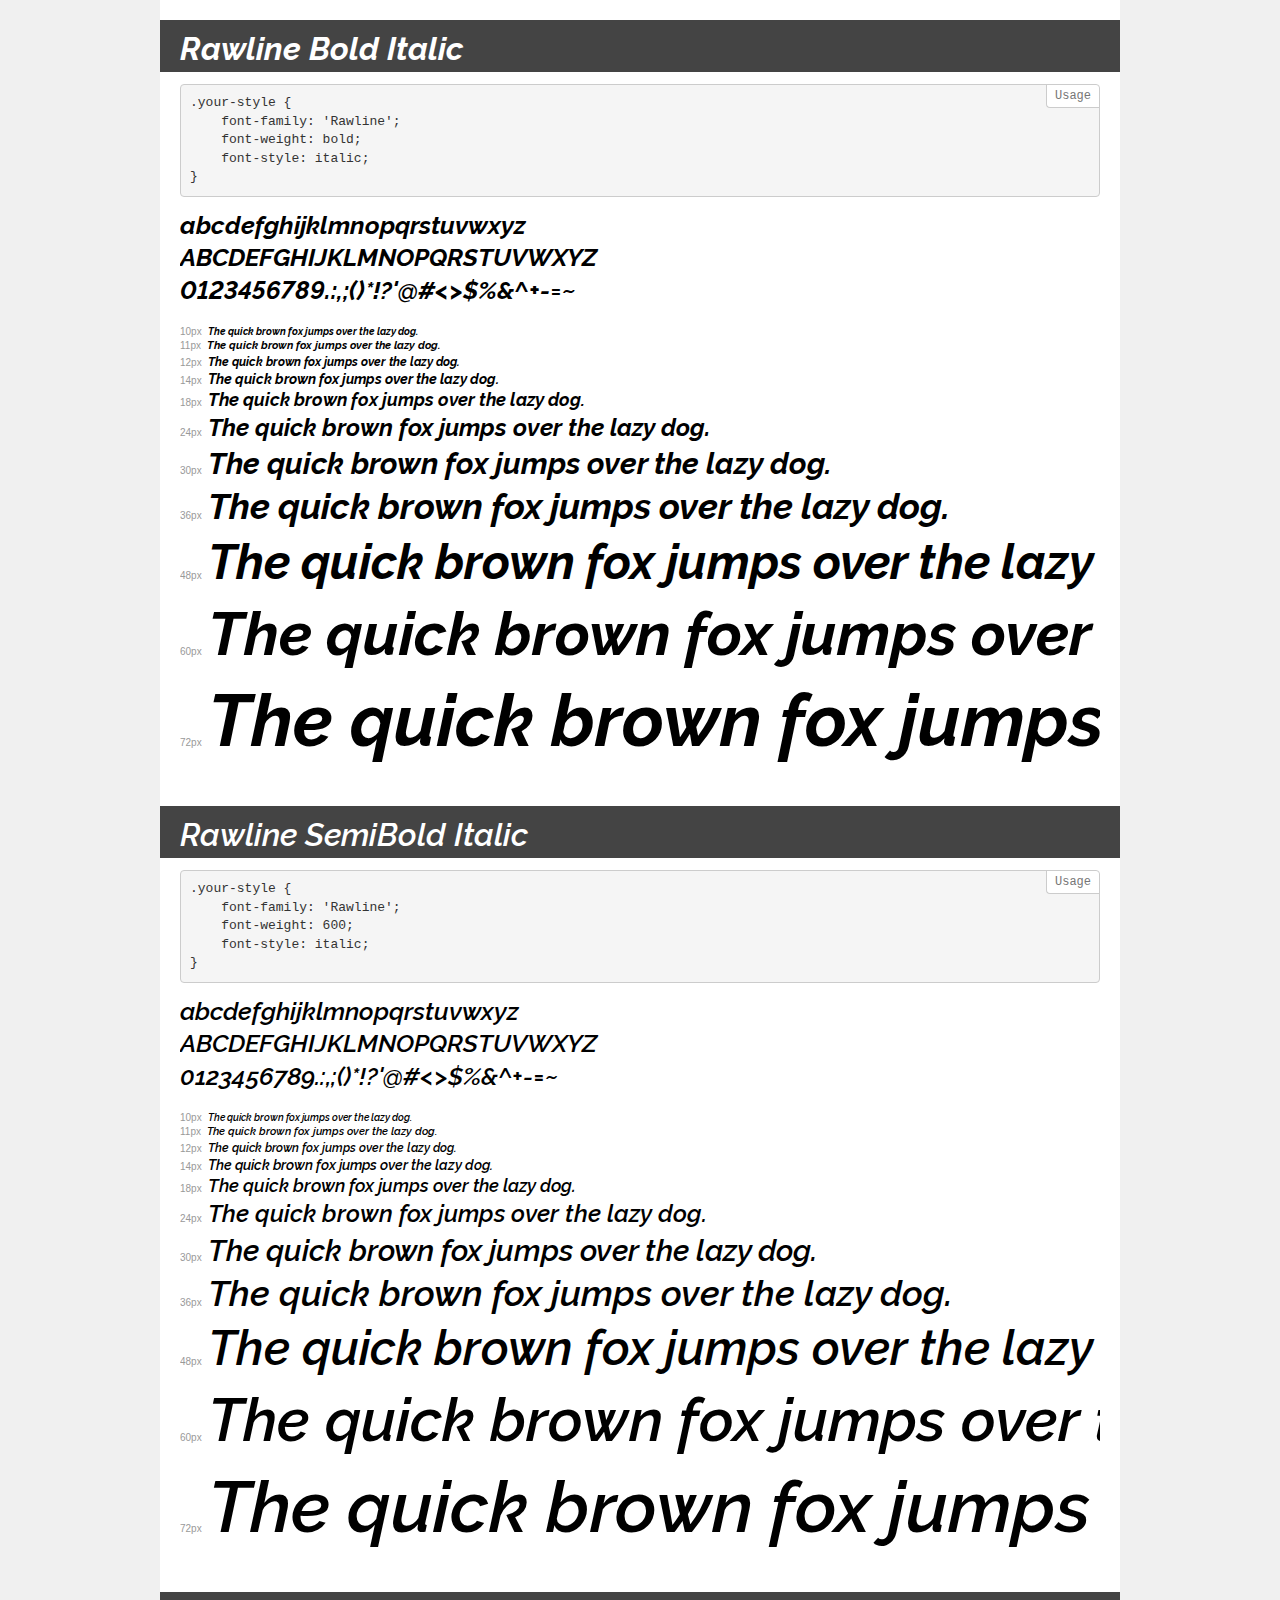
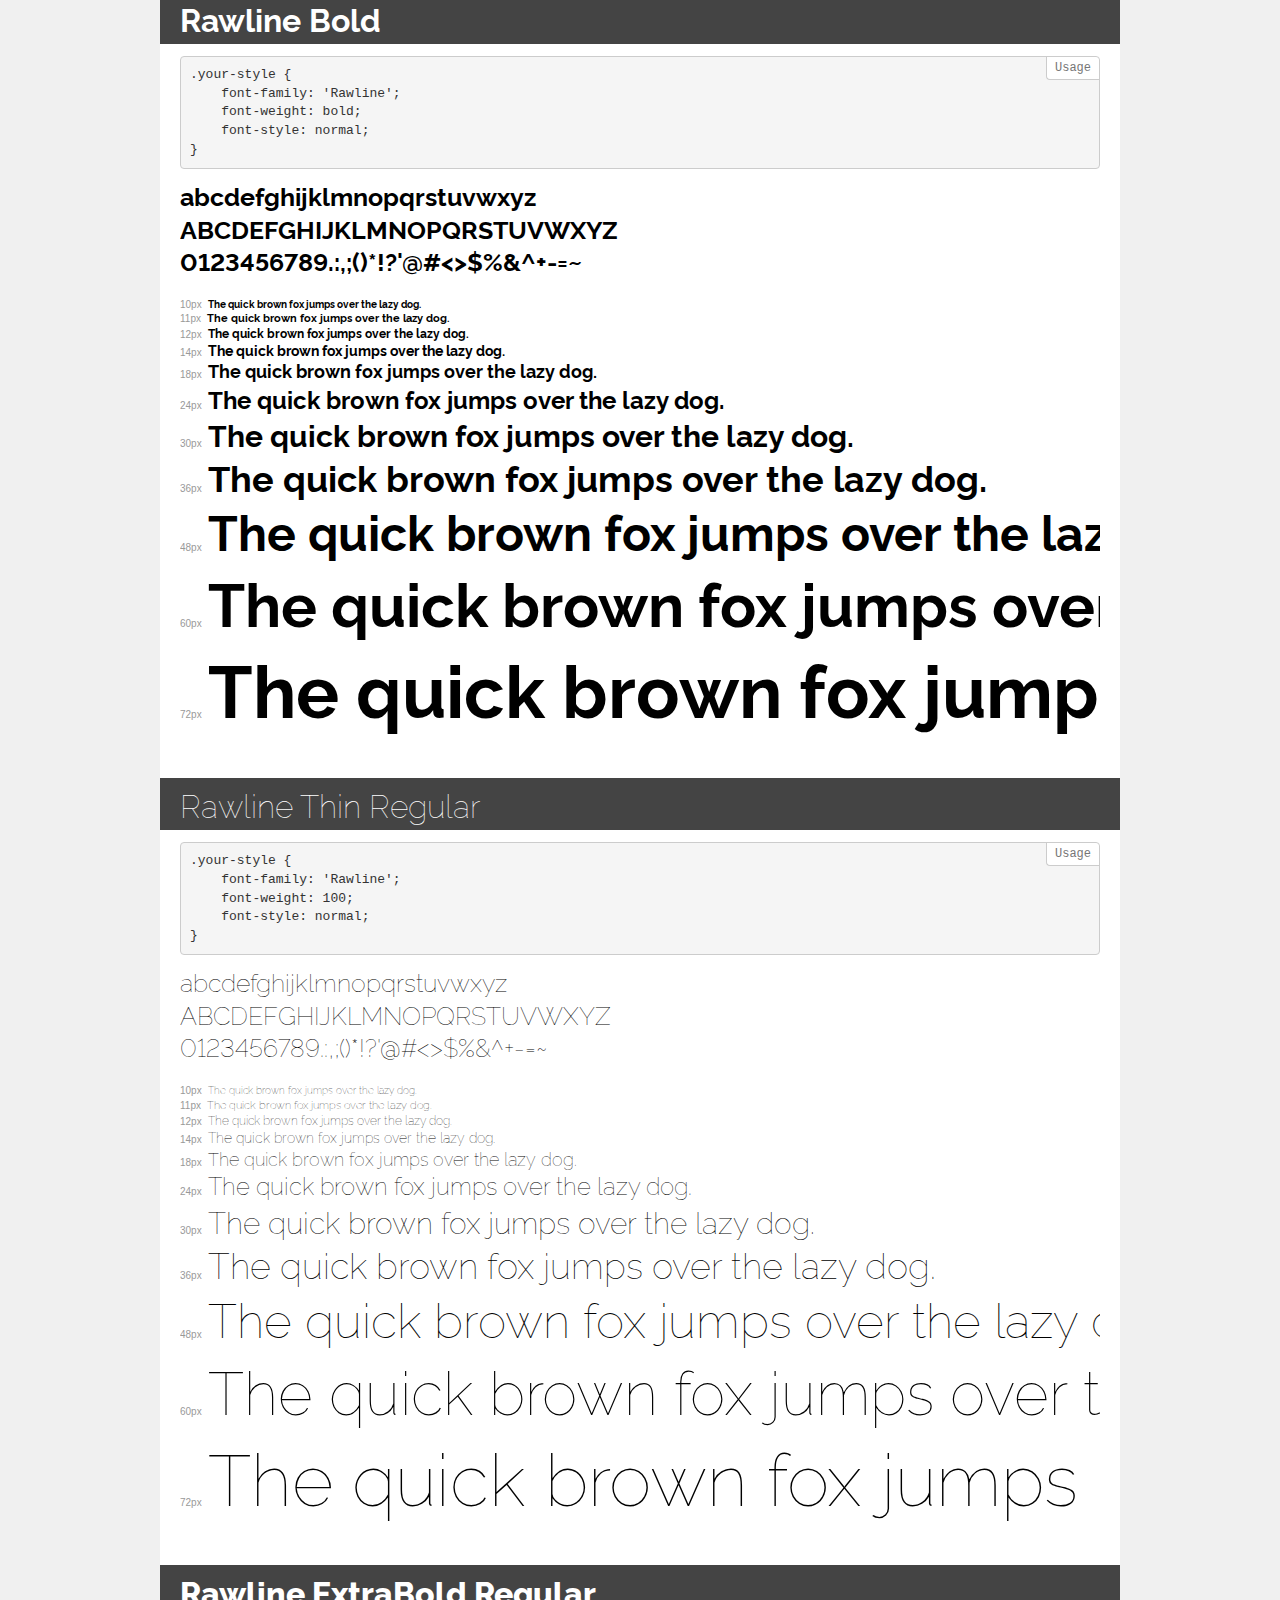
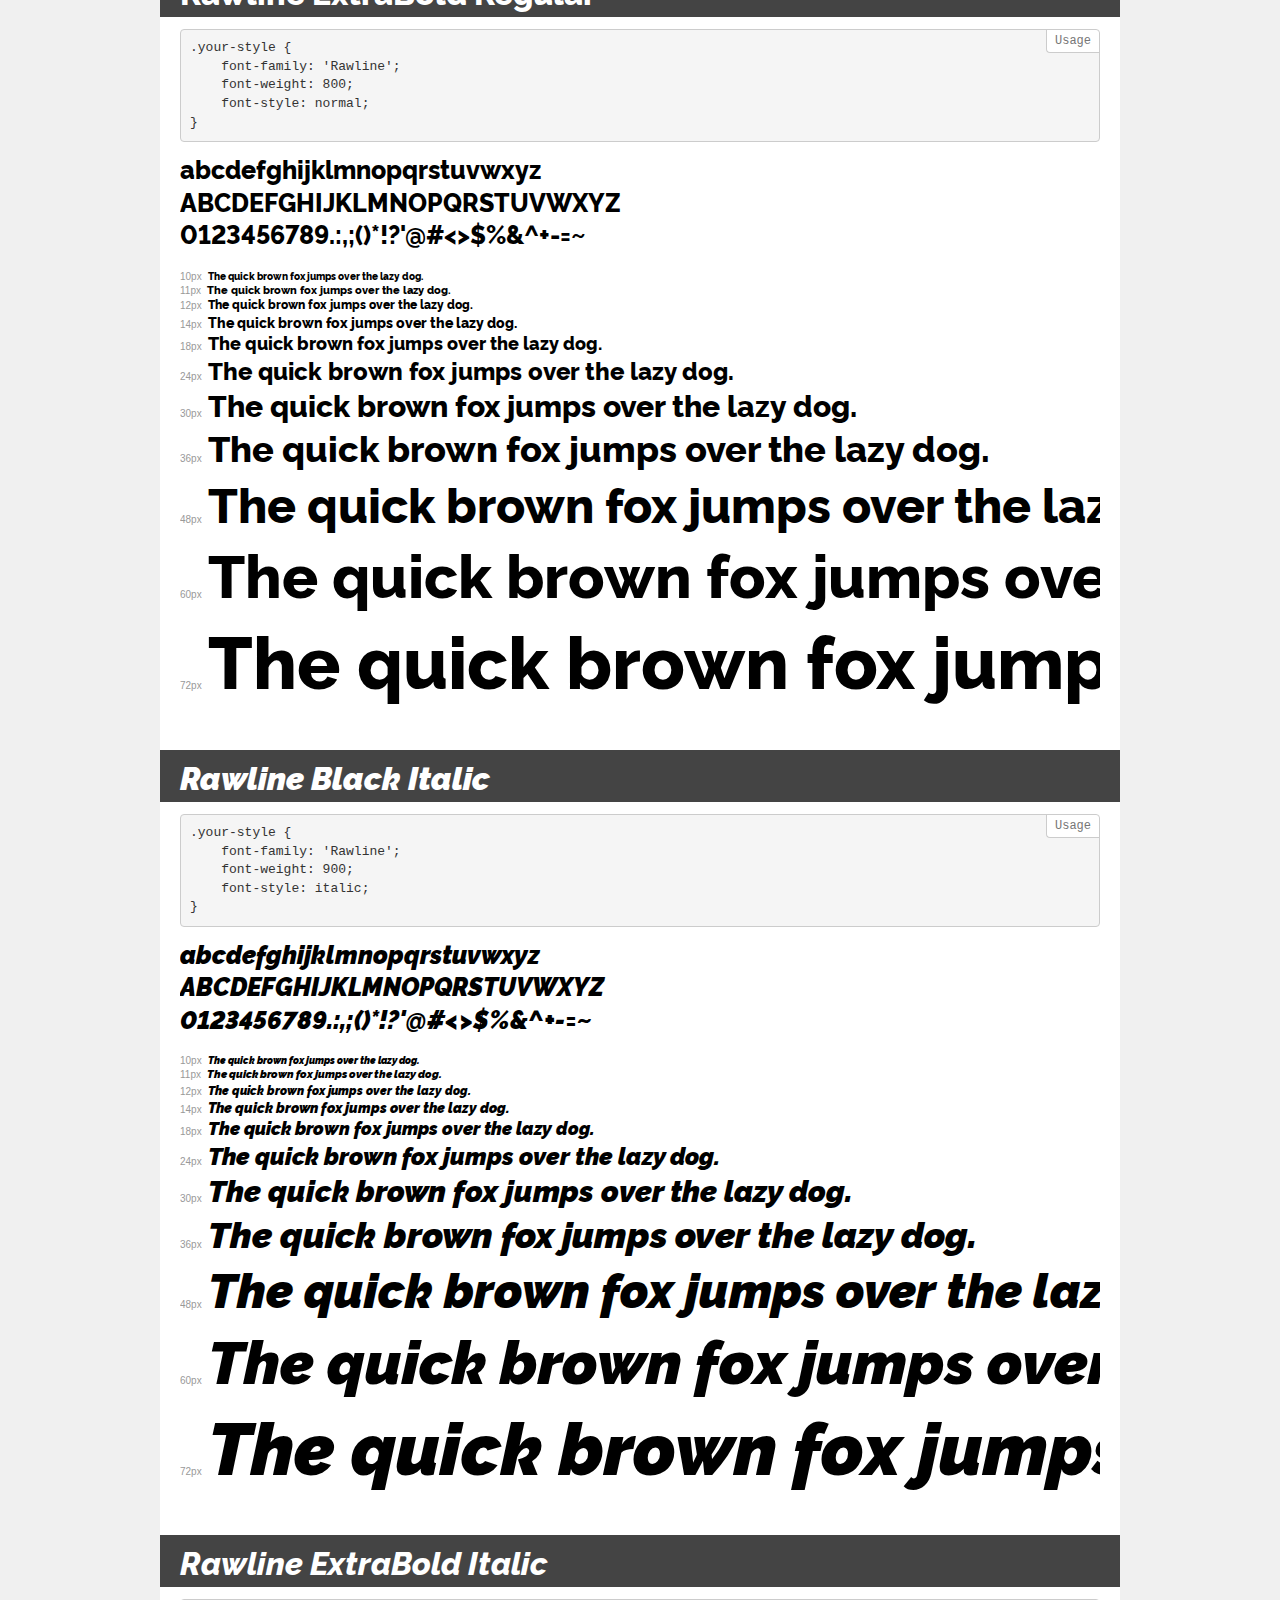
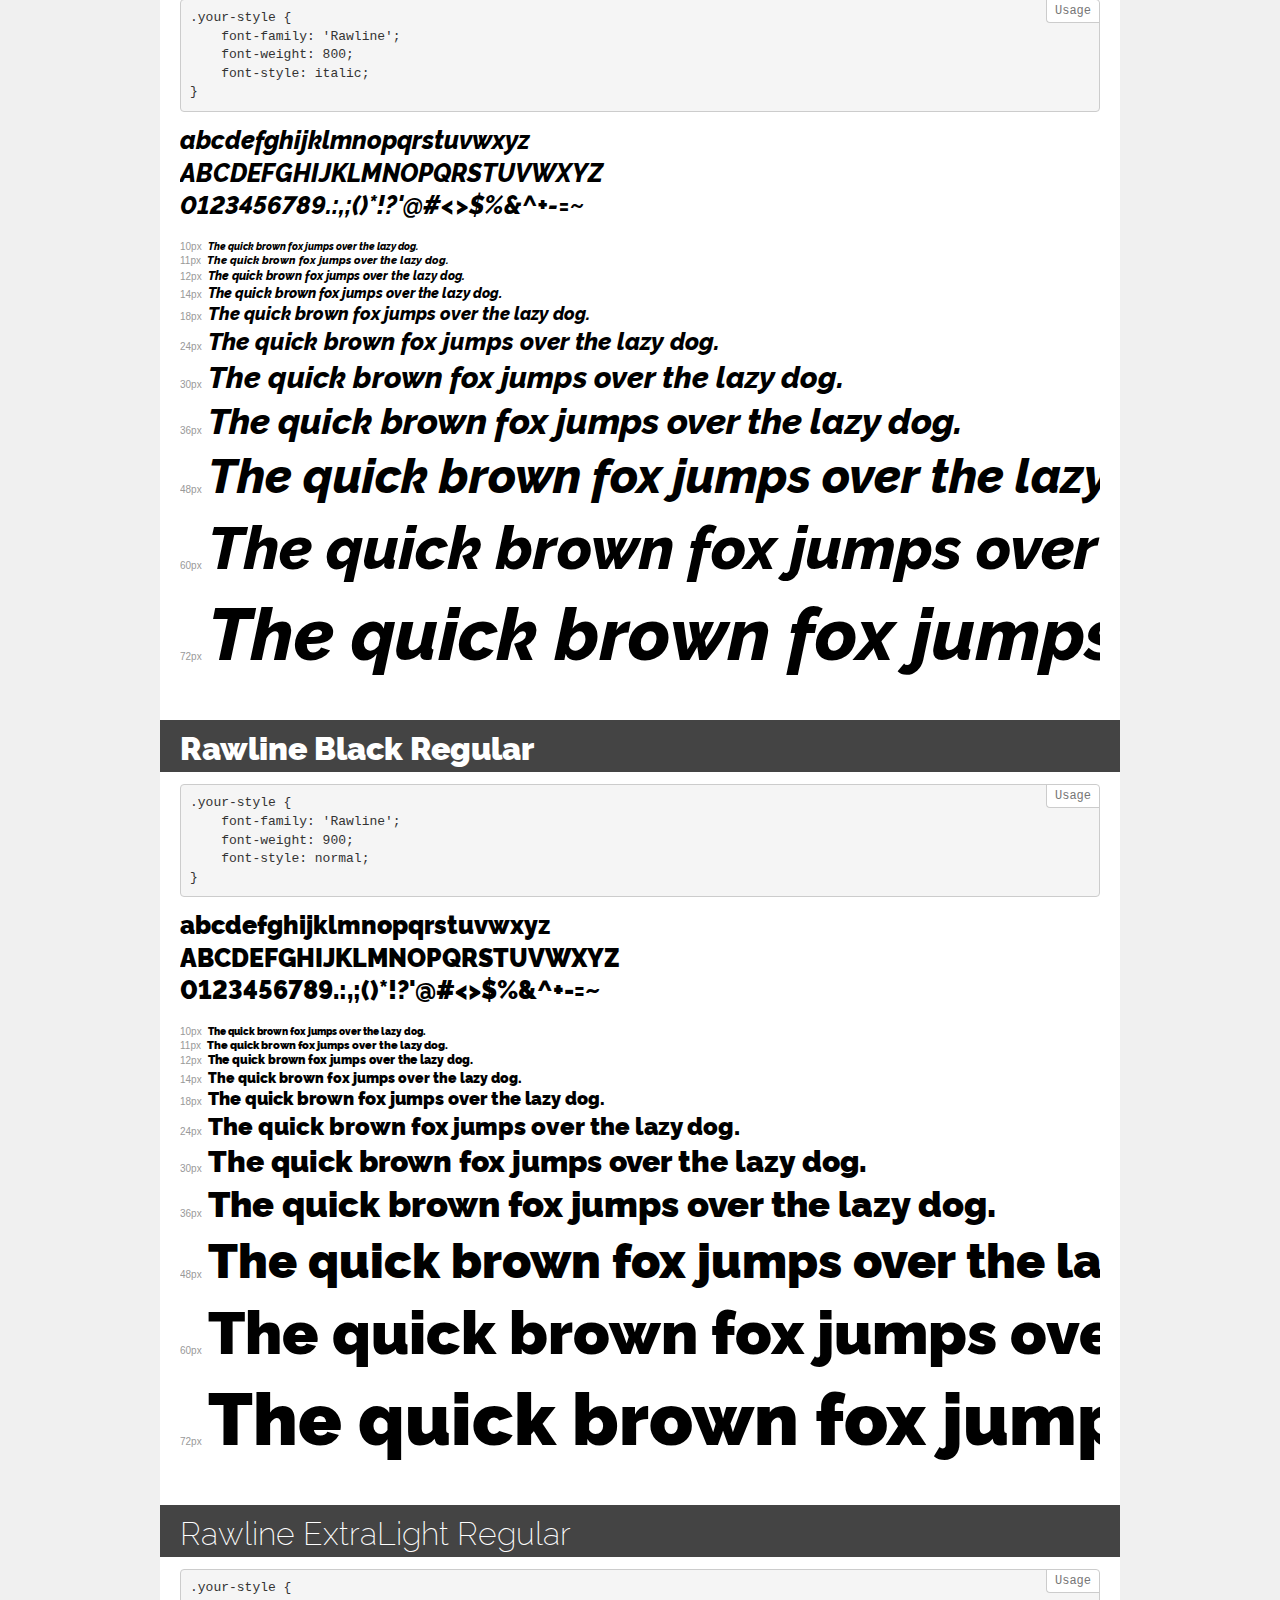
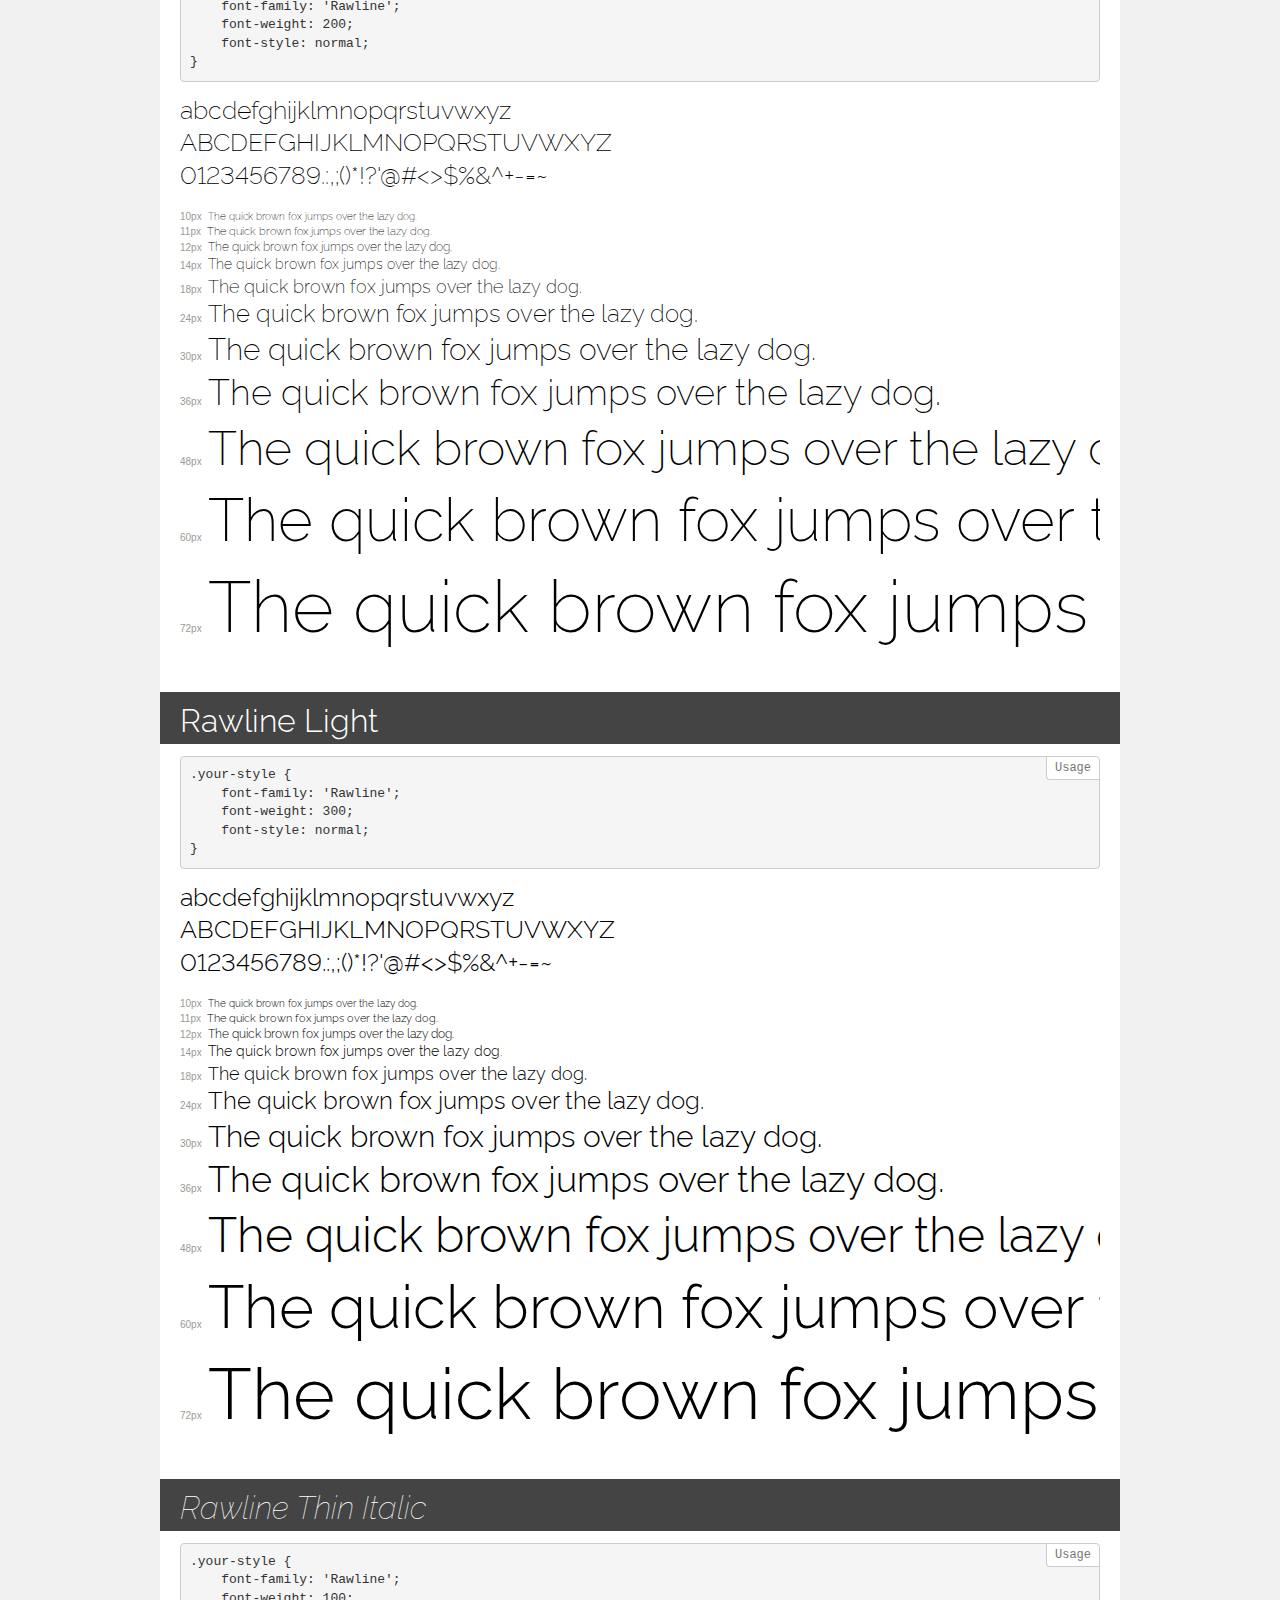
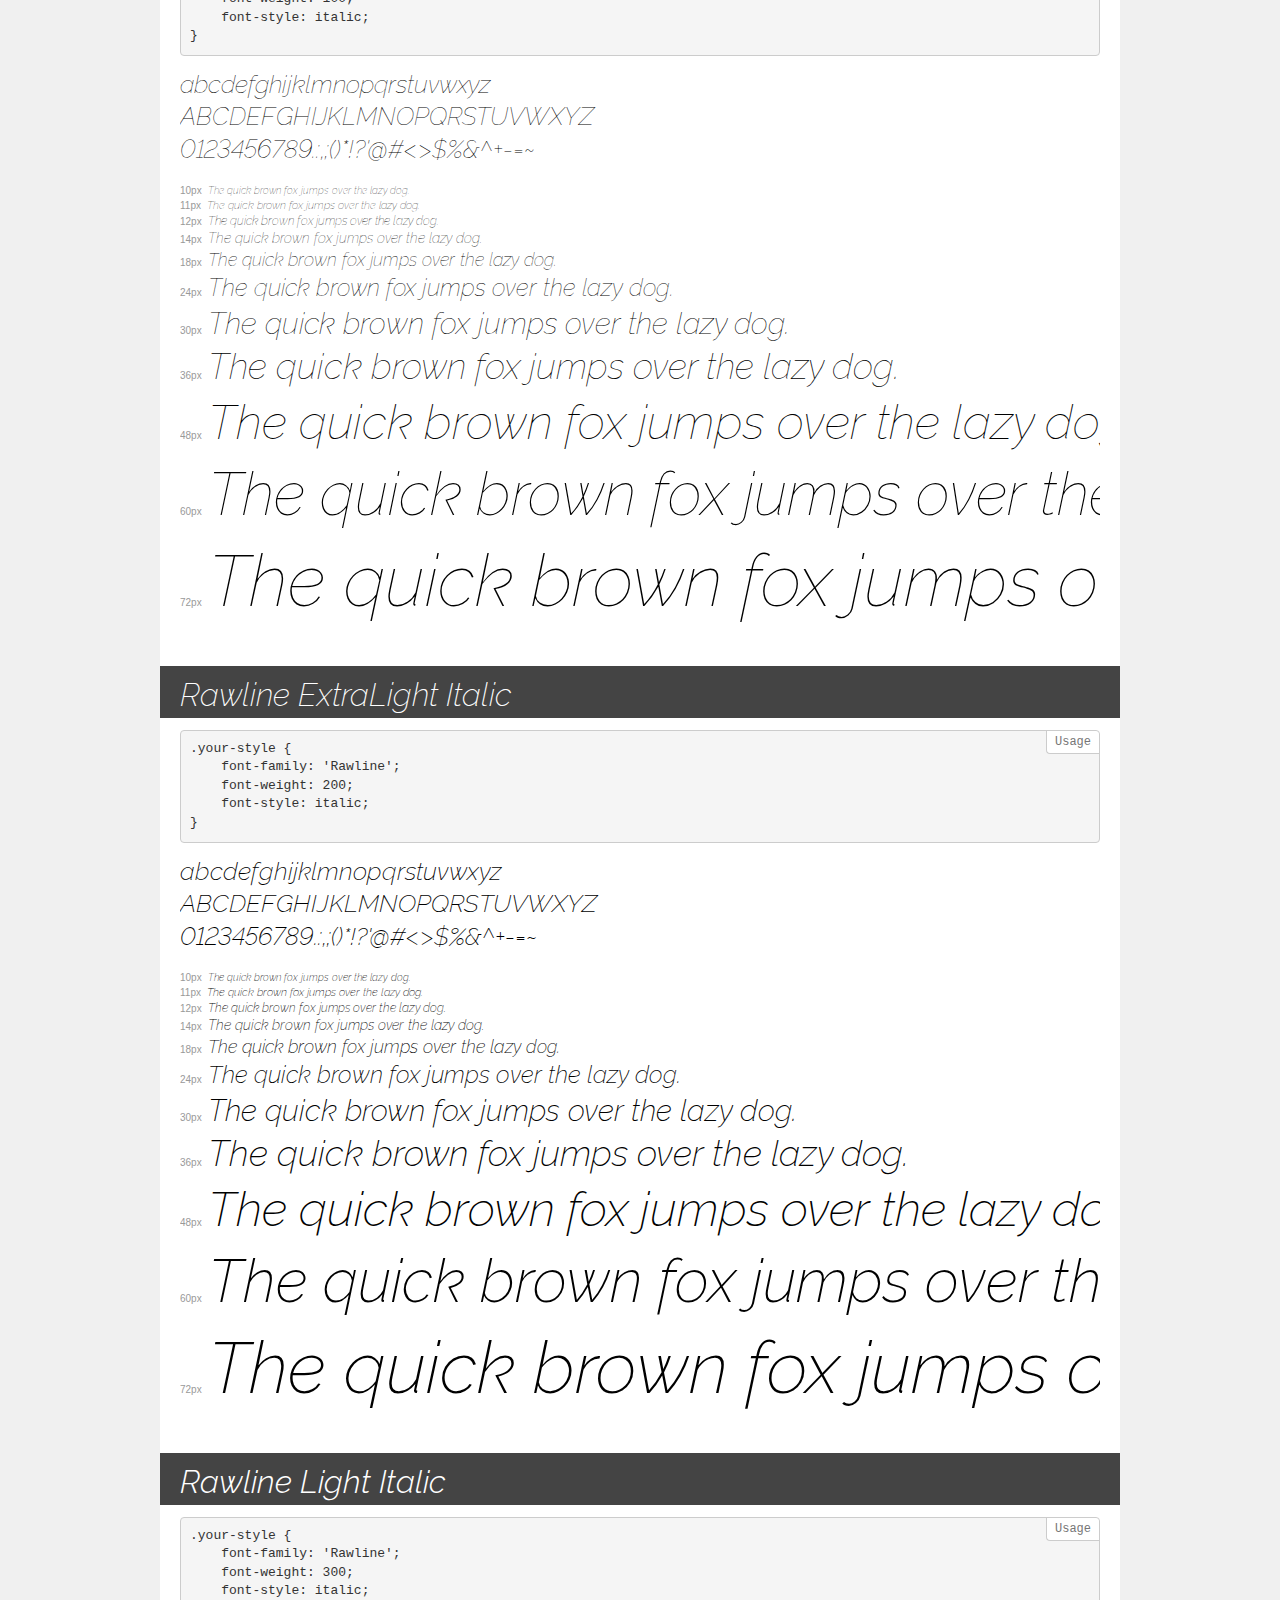
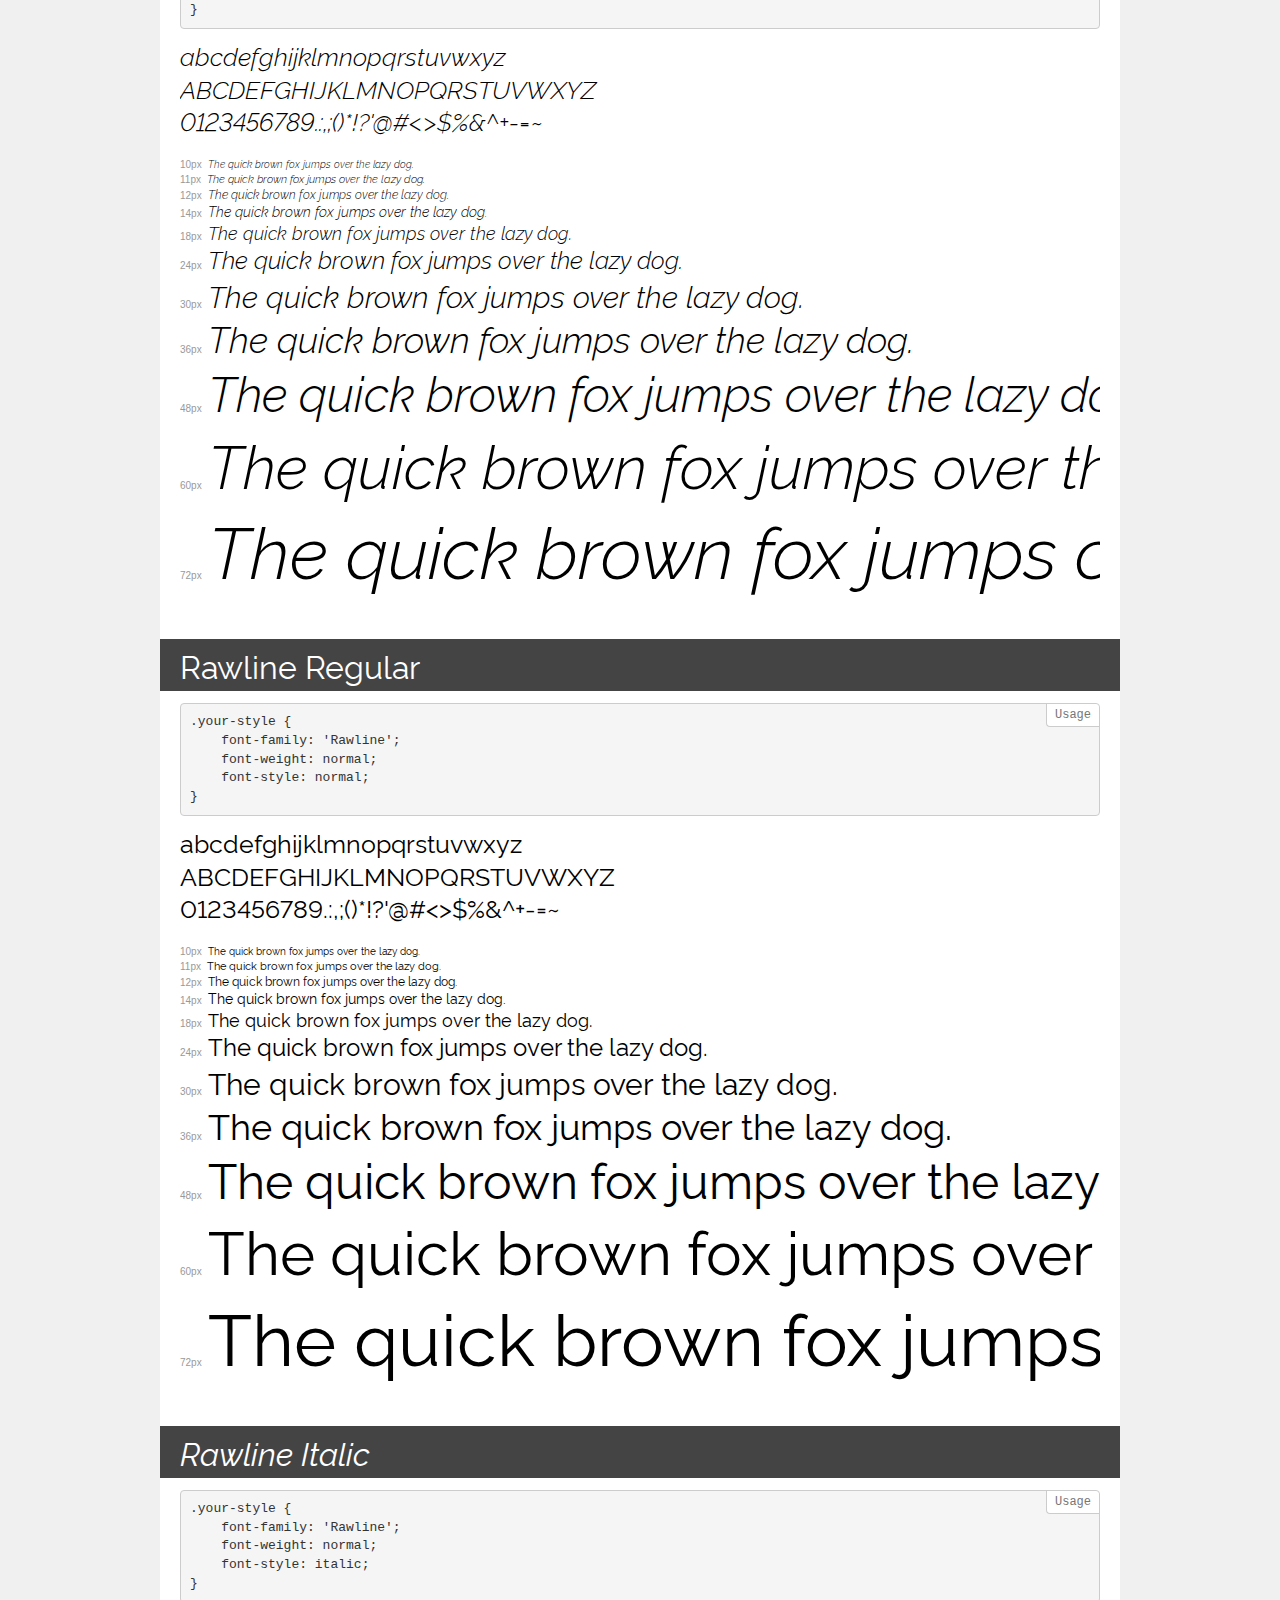
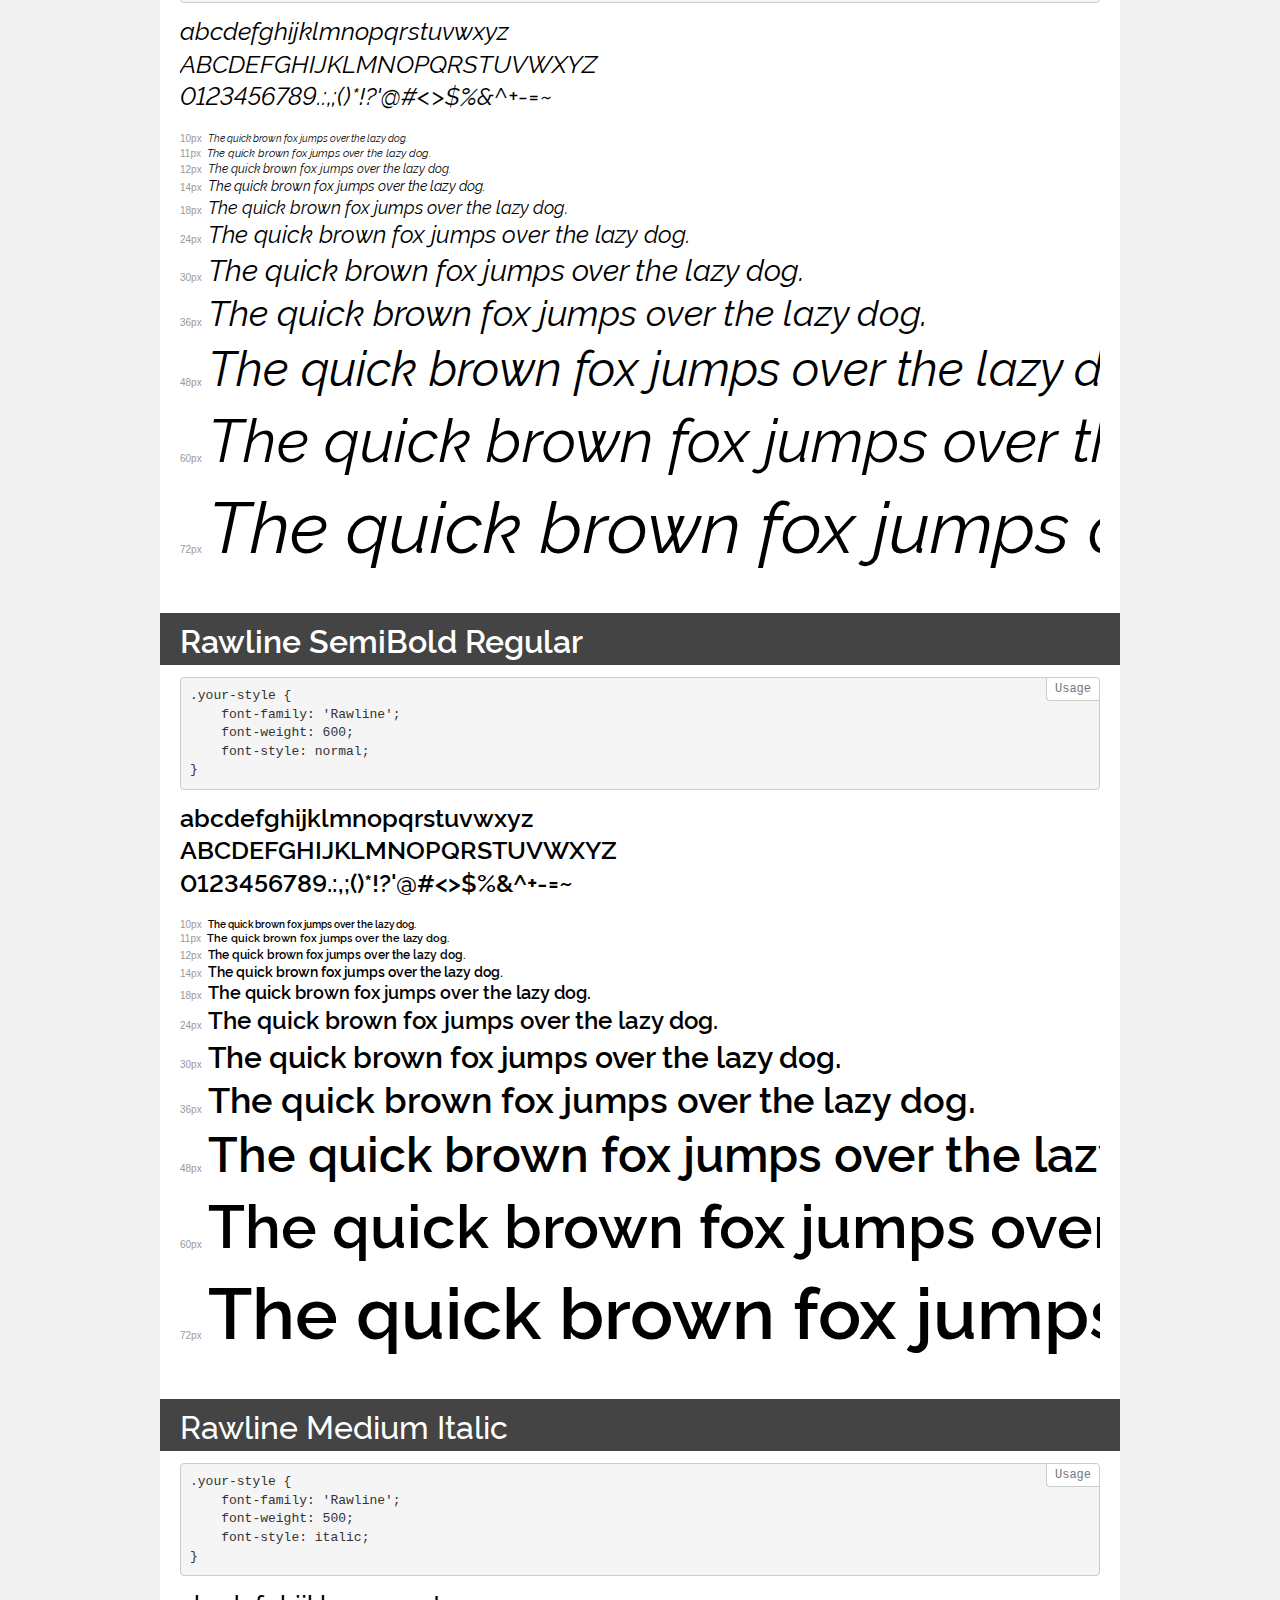
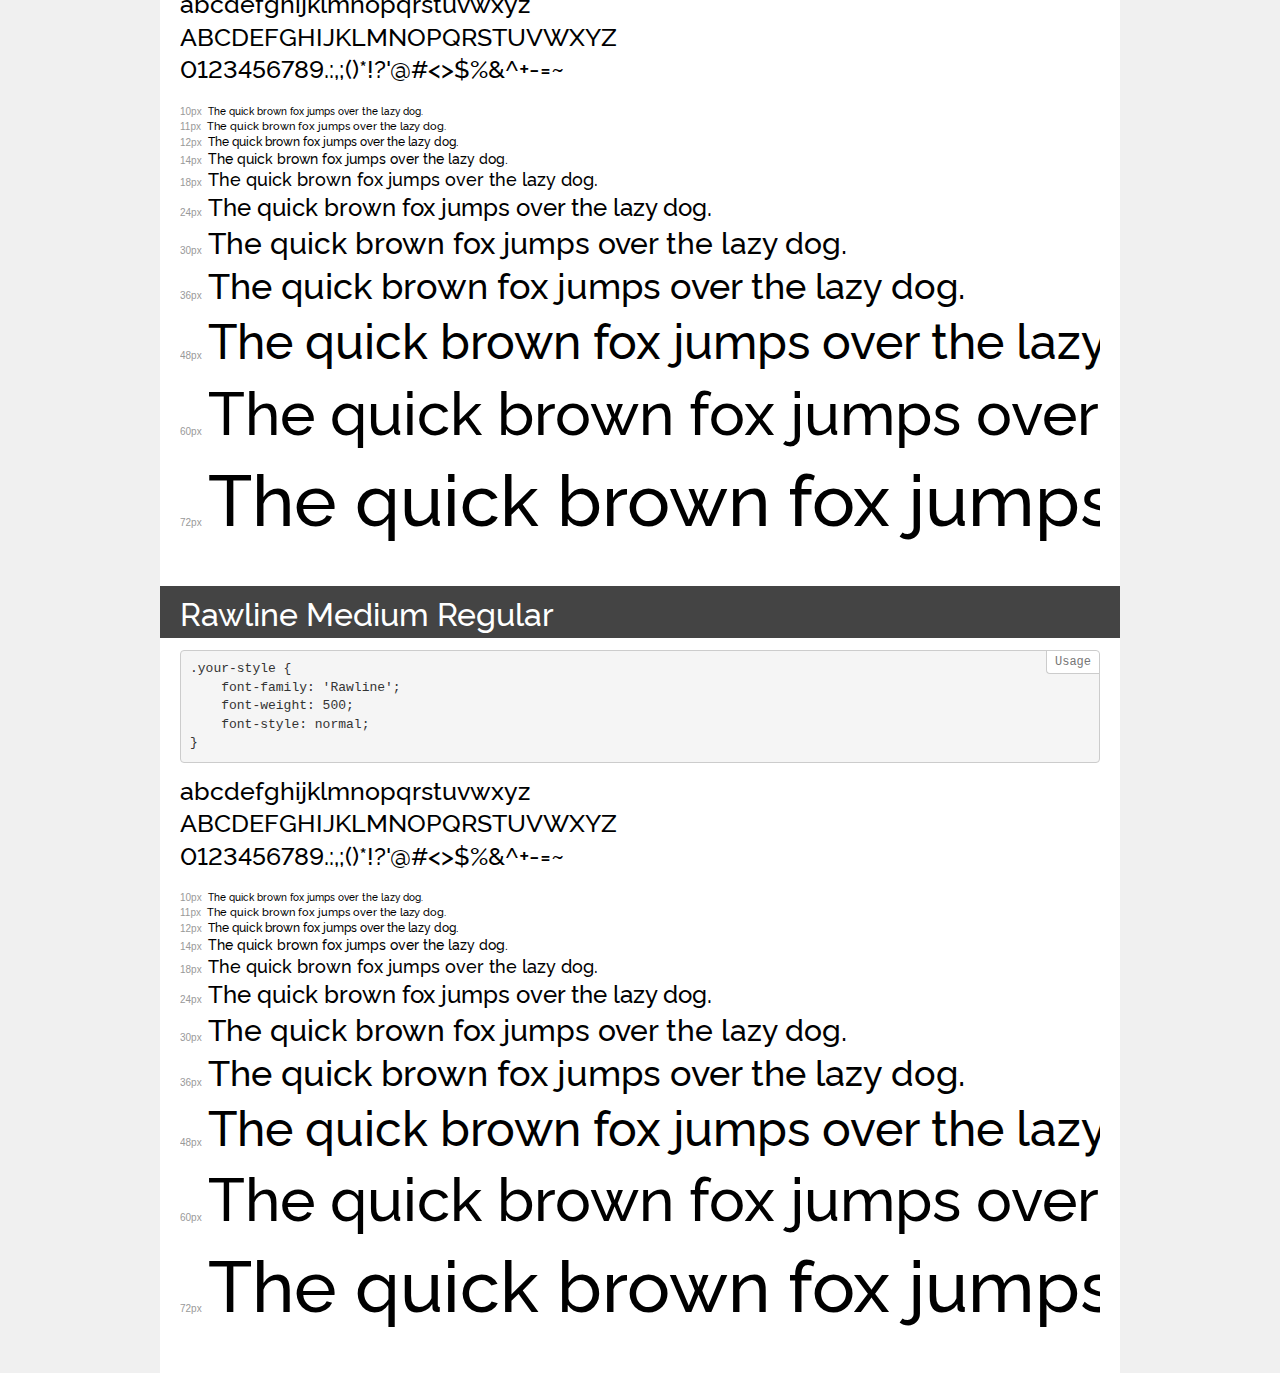
<file: fonts/demo.html>
<!DOCTYPE html>
<html lang="en">
<head>
    <meta charset="utf-8">
    <meta http-equiv="X-UA-Compatible" content="IE=edge">
    <meta name="viewport" content="width=device-width, initial-scale=1">
    <meta name="robots" content="noindex, noarchive">
    <meta name="format-detection" content="telephone=no">
    <title>Transfonter demo</title>
    <link href="stylesheet.css" rel="stylesheet">
    <style>
        /*
        http://meyerweb.com/eric/tools/css/reset/
        v2.0 | 20110126
        License: none (public domain)
        */
        html, body, div, span, applet, object, iframe,
        h1, h2, h3, h4, h5, h6, p, blockquote, pre,
        a, abbr, acronym, address, big, cite, code,
        del, dfn, em, img, ins, kbd, q, s, samp,
        small, strike, strong, sub, sup, tt, var,
        b, u, i, center,
        dl, dt, dd, ol, ul, li,
        fieldset, form, label, legend,
        table, caption, tbody, tfoot, thead, tr, th, td,
        article, aside, canvas, details, embed,
        figure, figcaption, footer, header, hgroup,
        menu, nav, output, ruby, section, summary,
        time, mark, audio, video {
            margin: 0;
            padding: 0;
            border: 0;
            font-size: 100%;
            font: inherit;
            vertical-align: baseline;
        }
        /* HTML5 display-role reset for older browsers */
        article, aside, details, figcaption, figure,
        footer, header, hgroup, menu, nav, section {
            display: block;
        }
        body {
            line-height: 1;
        }
        ol, ul {
            list-style: none;
        }
        blockquote, q {
            quotes: none;
        }
        blockquote:before, blockquote:after,
        q:before, q:after {
            content: '';
            content: none;
        }
        table {
            border-collapse: collapse;
            border-spacing: 0;
        }
        /* demo styles */
        body {
            background: #f0f0f0;
            color: #000;
        }
        .page {
            background: #fff;
            width: 920px;
            margin: 0 auto;
            padding: 20px 20px 0 20px;
            overflow: hidden;
        }
        .font-container {
            overflow-x: auto;
            overflow-y: hidden;
            margin-bottom: 40px;
            line-height: 1.3;
            white-space: nowrap;
            padding-bottom: 5px;
        }
        h1 {
            position: relative;
            background: #444;
            font-size: 32px;
            color: #fff;
            padding: 10px 20px;
            margin: 0 -20px 12px -20px;
        }
        .letters {
            font-size: 25px;
            margin-bottom: 20px;
        }
        .s10:before {
            content: '10px';
        }
        .s11:before {
            content: '11px';
        }
        .s12:before {
            content: '12px';
        }
        .s14:before {
            content: '14px';
        }
        .s18:before {
            content: '18px';
        }
        .s24:before {
            content: '24px';
        }
        .s30:before {
            content: '30px';
        }
        .s36:before {
            content: '36px';
        }
        .s48:before {
            content: '48px';
        }
        .s60:before {
            content: '60px';
        }
        .s72:before {
            content: '72px';
        }
        .s10:before, .s11:before, .s12:before, .s14:before,
        .s18:before, .s24:before, .s30:before, .s36:before,
        .s48:before, .s60:before, .s72:before {
            font-family: Arial, sans-serif;
            font-size: 10px;
            font-weight: normal;
            font-style: normal;
            color: #999;
            padding-right: 6px;
        }
        pre {
            display: block;
            position: relative;
            padding: 9px;
            margin: 0 0 10px;
            font-family: Monaco, Menlo, Consolas, "Courier New", monospace;
            font-size: 13px;
            line-height: 1.428571429;
            color: #333;
            font-weight: normal;
            font-style: normal;
            background-color: #f5f5f5;
            border: 1px solid #ccc;
            overflow-x: auto;
            border-radius: 4px;
        }
        pre:after {
            display: block;
            position: absolute;
            right: 0;
            top: 0;
            content: 'Usage';
            line-height: 1;
            padding: 5px 8px;
            font-size: 12px;
            color: #767676;
            background-color: #fff;
            border: 1px solid #ccc;
            border-right: none;
            border-top: none;
            border-radius: 0 4px 0 4px;
            z-index: 10;
        }
        /* responsive */
        @media (max-width: 959px) {
            .page {
                width: auto;
                margin: 0;
            }
        }
    </style>
</head>
<body>
<div class="page">
    <div class="demo">
        <h1 style="font-family: 'Rawline'; font-weight: bold; font-style: italic;">Rawline Bold Italic</h1>
        <pre>.your-style {
    font-family: 'Rawline';
    font-weight: bold;
    font-style: italic;
}</pre>
        <div class="font-container" style="font-family: 'Rawline'; font-weight: bold; font-style: italic;">
            <p class="letters">
                abcdefghijklmnopqrstuvwxyz<br>
ABCDEFGHIJKLMNOPQRSTUVWXYZ<br>
                0123456789.:,;()*!?'@#<>$%&^+-=~
            </p>
            <p class="s10" style="font-size: 10px;">The quick brown fox jumps over the lazy dog.</p>
            <p class="s11" style="font-size: 11px;">The quick brown fox jumps over the lazy dog.</p>
            <p class="s12" style="font-size: 12px;">The quick brown fox jumps over the lazy dog.</p>
            <p class="s14" style="font-size: 14px;">The quick brown fox jumps over the lazy dog.</p>
            <p class="s18" style="font-size: 18px;">The quick brown fox jumps over the lazy dog.</p>
            <p class="s24" style="font-size: 24px;">The quick brown fox jumps over the lazy dog.</p>
            <p class="s30" style="font-size: 30px;">The quick brown fox jumps over the lazy dog.</p>
            <p class="s36" style="font-size: 36px;">The quick brown fox jumps over the lazy dog.</p>
            <p class="s48" style="font-size: 48px;">The quick brown fox jumps over the lazy dog.</p>
            <p class="s60" style="font-size: 60px;">The quick brown fox jumps over the lazy dog.</p>
            <p class="s72" style="font-size: 72px;">The quick brown fox jumps over the lazy dog.</p>
        </div>
    </div>
    <div class="demo">
        <h1 style="font-family: 'Rawline'; font-weight: 600; font-style: italic;">Rawline SemiBold Italic</h1>
        <pre>.your-style {
    font-family: 'Rawline';
    font-weight: 600;
    font-style: italic;
}</pre>
        <div class="font-container" style="font-family: 'Rawline'; font-weight: 600; font-style: italic;">
            <p class="letters">
                abcdefghijklmnopqrstuvwxyz<br>
ABCDEFGHIJKLMNOPQRSTUVWXYZ<br>
                0123456789.:,;()*!?'@#<>$%&^+-=~
            </p>
            <p class="s10" style="font-size: 10px;">The quick brown fox jumps over the lazy dog.</p>
            <p class="s11" style="font-size: 11px;">The quick brown fox jumps over the lazy dog.</p>
            <p class="s12" style="font-size: 12px;">The quick brown fox jumps over the lazy dog.</p>
            <p class="s14" style="font-size: 14px;">The quick brown fox jumps over the lazy dog.</p>
            <p class="s18" style="font-size: 18px;">The quick brown fox jumps over the lazy dog.</p>
            <p class="s24" style="font-size: 24px;">The quick brown fox jumps over the lazy dog.</p>
            <p class="s30" style="font-size: 30px;">The quick brown fox jumps over the lazy dog.</p>
            <p class="s36" style="font-size: 36px;">The quick brown fox jumps over the lazy dog.</p>
            <p class="s48" style="font-size: 48px;">The quick brown fox jumps over the lazy dog.</p>
            <p class="s60" style="font-size: 60px;">The quick brown fox jumps over the lazy dog.</p>
            <p class="s72" style="font-size: 72px;">The quick brown fox jumps over the lazy dog.</p>
        </div>
    </div>
    <div class="demo">
        <h1 style="font-family: 'Rawline'; font-weight: bold; font-style: normal;">Rawline Bold</h1>
        <pre>.your-style {
    font-family: 'Rawline';
    font-weight: bold;
    font-style: normal;
}</pre>
        <div class="font-container" style="font-family: 'Rawline'; font-weight: bold; font-style: normal;">
            <p class="letters">
                abcdefghijklmnopqrstuvwxyz<br>
ABCDEFGHIJKLMNOPQRSTUVWXYZ<br>
                0123456789.:,;()*!?'@#<>$%&^+-=~
            </p>
            <p class="s10" style="font-size: 10px;">The quick brown fox jumps over the lazy dog.</p>
            <p class="s11" style="font-size: 11px;">The quick brown fox jumps over the lazy dog.</p>
            <p class="s12" style="font-size: 12px;">The quick brown fox jumps over the lazy dog.</p>
            <p class="s14" style="font-size: 14px;">The quick brown fox jumps over the lazy dog.</p>
            <p class="s18" style="font-size: 18px;">The quick brown fox jumps over the lazy dog.</p>
            <p class="s24" style="font-size: 24px;">The quick brown fox jumps over the lazy dog.</p>
            <p class="s30" style="font-size: 30px;">The quick brown fox jumps over the lazy dog.</p>
            <p class="s36" style="font-size: 36px;">The quick brown fox jumps over the lazy dog.</p>
            <p class="s48" style="font-size: 48px;">The quick brown fox jumps over the lazy dog.</p>
            <p class="s60" style="font-size: 60px;">The quick brown fox jumps over the lazy dog.</p>
            <p class="s72" style="font-size: 72px;">The quick brown fox jumps over the lazy dog.</p>
        </div>
    </div>
    <div class="demo">
        <h1 style="font-family: 'Rawline'; font-weight: 100; font-style: normal;">Rawline Thin Regular</h1>
        <pre>.your-style {
    font-family: 'Rawline';
    font-weight: 100;
    font-style: normal;
}</pre>
        <div class="font-container" style="font-family: 'Rawline'; font-weight: 100; font-style: normal;">
            <p class="letters">
                abcdefghijklmnopqrstuvwxyz<br>
ABCDEFGHIJKLMNOPQRSTUVWXYZ<br>
                0123456789.:,;()*!?'@#<>$%&^+-=~
            </p>
            <p class="s10" style="font-size: 10px;">The quick brown fox jumps over the lazy dog.</p>
            <p class="s11" style="font-size: 11px;">The quick brown fox jumps over the lazy dog.</p>
            <p class="s12" style="font-size: 12px;">The quick brown fox jumps over the lazy dog.</p>
            <p class="s14" style="font-size: 14px;">The quick brown fox jumps over the lazy dog.</p>
            <p class="s18" style="font-size: 18px;">The quick brown fox jumps over the lazy dog.</p>
            <p class="s24" style="font-size: 24px;">The quick brown fox jumps over the lazy dog.</p>
            <p class="s30" style="font-size: 30px;">The quick brown fox jumps over the lazy dog.</p>
            <p class="s36" style="font-size: 36px;">The quick brown fox jumps over the lazy dog.</p>
            <p class="s48" style="font-size: 48px;">The quick brown fox jumps over the lazy dog.</p>
            <p class="s60" style="font-size: 60px;">The quick brown fox jumps over the lazy dog.</p>
            <p class="s72" style="font-size: 72px;">The quick brown fox jumps over the lazy dog.</p>
        </div>
    </div>
    <div class="demo">
        <h1 style="font-family: 'Rawline'; font-weight: 800; font-style: normal;">Rawline ExtraBold Regular</h1>
        <pre>.your-style {
    font-family: 'Rawline';
    font-weight: 800;
    font-style: normal;
}</pre>
        <div class="font-container" style="font-family: 'Rawline'; font-weight: 800; font-style: normal;">
            <p class="letters">
                abcdefghijklmnopqrstuvwxyz<br>
ABCDEFGHIJKLMNOPQRSTUVWXYZ<br>
                0123456789.:,;()*!?'@#<>$%&^+-=~
            </p>
            <p class="s10" style="font-size: 10px;">The quick brown fox jumps over the lazy dog.</p>
            <p class="s11" style="font-size: 11px;">The quick brown fox jumps over the lazy dog.</p>
            <p class="s12" style="font-size: 12px;">The quick brown fox jumps over the lazy dog.</p>
            <p class="s14" style="font-size: 14px;">The quick brown fox jumps over the lazy dog.</p>
            <p class="s18" style="font-size: 18px;">The quick brown fox jumps over the lazy dog.</p>
            <p class="s24" style="font-size: 24px;">The quick brown fox jumps over the lazy dog.</p>
            <p class="s30" style="font-size: 30px;">The quick brown fox jumps over the lazy dog.</p>
            <p class="s36" style="font-size: 36px;">The quick brown fox jumps over the lazy dog.</p>
            <p class="s48" style="font-size: 48px;">The quick brown fox jumps over the lazy dog.</p>
            <p class="s60" style="font-size: 60px;">The quick brown fox jumps over the lazy dog.</p>
            <p class="s72" style="font-size: 72px;">The quick brown fox jumps over the lazy dog.</p>
        </div>
    </div>
    <div class="demo">
        <h1 style="font-family: 'Rawline'; font-weight: 900; font-style: italic;">Rawline Black Italic</h1>
        <pre>.your-style {
    font-family: 'Rawline';
    font-weight: 900;
    font-style: italic;
}</pre>
        <div class="font-container" style="font-family: 'Rawline'; font-weight: 900; font-style: italic;">
            <p class="letters">
                abcdefghijklmnopqrstuvwxyz<br>
ABCDEFGHIJKLMNOPQRSTUVWXYZ<br>
                0123456789.:,;()*!?'@#<>$%&^+-=~
            </p>
            <p class="s10" style="font-size: 10px;">The quick brown fox jumps over the lazy dog.</p>
            <p class="s11" style="font-size: 11px;">The quick brown fox jumps over the lazy dog.</p>
            <p class="s12" style="font-size: 12px;">The quick brown fox jumps over the lazy dog.</p>
            <p class="s14" style="font-size: 14px;">The quick brown fox jumps over the lazy dog.</p>
            <p class="s18" style="font-size: 18px;">The quick brown fox jumps over the lazy dog.</p>
            <p class="s24" style="font-size: 24px;">The quick brown fox jumps over the lazy dog.</p>
            <p class="s30" style="font-size: 30px;">The quick brown fox jumps over the lazy dog.</p>
            <p class="s36" style="font-size: 36px;">The quick brown fox jumps over the lazy dog.</p>
            <p class="s48" style="font-size: 48px;">The quick brown fox jumps over the lazy dog.</p>
            <p class="s60" style="font-size: 60px;">The quick brown fox jumps over the lazy dog.</p>
            <p class="s72" style="font-size: 72px;">The quick brown fox jumps over the lazy dog.</p>
        </div>
    </div>
    <div class="demo">
        <h1 style="font-family: 'Rawline'; font-weight: 800; font-style: italic;">Rawline ExtraBold Italic</h1>
        <pre>.your-style {
    font-family: 'Rawline';
    font-weight: 800;
    font-style: italic;
}</pre>
        <div class="font-container" style="font-family: 'Rawline'; font-weight: 800; font-style: italic;">
            <p class="letters">
                abcdefghijklmnopqrstuvwxyz<br>
ABCDEFGHIJKLMNOPQRSTUVWXYZ<br>
                0123456789.:,;()*!?'@#<>$%&^+-=~
            </p>
            <p class="s10" style="font-size: 10px;">The quick brown fox jumps over the lazy dog.</p>
            <p class="s11" style="font-size: 11px;">The quick brown fox jumps over the lazy dog.</p>
            <p class="s12" style="font-size: 12px;">The quick brown fox jumps over the lazy dog.</p>
            <p class="s14" style="font-size: 14px;">The quick brown fox jumps over the lazy dog.</p>
            <p class="s18" style="font-size: 18px;">The quick brown fox jumps over the lazy dog.</p>
            <p class="s24" style="font-size: 24px;">The quick brown fox jumps over the lazy dog.</p>
            <p class="s30" style="font-size: 30px;">The quick brown fox jumps over the lazy dog.</p>
            <p class="s36" style="font-size: 36px;">The quick brown fox jumps over the lazy dog.</p>
            <p class="s48" style="font-size: 48px;">The quick brown fox jumps over the lazy dog.</p>
            <p class="s60" style="font-size: 60px;">The quick brown fox jumps over the lazy dog.</p>
            <p class="s72" style="font-size: 72px;">The quick brown fox jumps over the lazy dog.</p>
        </div>
    </div>
    <div class="demo">
        <h1 style="font-family: 'Rawline'; font-weight: 900; font-style: normal;">Rawline Black Regular</h1>
        <pre>.your-style {
    font-family: 'Rawline';
    font-weight: 900;
    font-style: normal;
}</pre>
        <div class="font-container" style="font-family: 'Rawline'; font-weight: 900; font-style: normal;">
            <p class="letters">
                abcdefghijklmnopqrstuvwxyz<br>
ABCDEFGHIJKLMNOPQRSTUVWXYZ<br>
                0123456789.:,;()*!?'@#<>$%&^+-=~
            </p>
            <p class="s10" style="font-size: 10px;">The quick brown fox jumps over the lazy dog.</p>
            <p class="s11" style="font-size: 11px;">The quick brown fox jumps over the lazy dog.</p>
            <p class="s12" style="font-size: 12px;">The quick brown fox jumps over the lazy dog.</p>
            <p class="s14" style="font-size: 14px;">The quick brown fox jumps over the lazy dog.</p>
            <p class="s18" style="font-size: 18px;">The quick brown fox jumps over the lazy dog.</p>
            <p class="s24" style="font-size: 24px;">The quick brown fox jumps over the lazy dog.</p>
            <p class="s30" style="font-size: 30px;">The quick brown fox jumps over the lazy dog.</p>
            <p class="s36" style="font-size: 36px;">The quick brown fox jumps over the lazy dog.</p>
            <p class="s48" style="font-size: 48px;">The quick brown fox jumps over the lazy dog.</p>
            <p class="s60" style="font-size: 60px;">The quick brown fox jumps over the lazy dog.</p>
            <p class="s72" style="font-size: 72px;">The quick brown fox jumps over the lazy dog.</p>
        </div>
    </div>
    <div class="demo">
        <h1 style="font-family: 'Rawline'; font-weight: 200; font-style: normal;">Rawline ExtraLight Regular</h1>
        <pre>.your-style {
    font-family: 'Rawline';
    font-weight: 200;
    font-style: normal;
}</pre>
        <div class="font-container" style="font-family: 'Rawline'; font-weight: 200; font-style: normal;">
            <p class="letters">
                abcdefghijklmnopqrstuvwxyz<br>
ABCDEFGHIJKLMNOPQRSTUVWXYZ<br>
                0123456789.:,;()*!?'@#<>$%&^+-=~
            </p>
            <p class="s10" style="font-size: 10px;">The quick brown fox jumps over the lazy dog.</p>
            <p class="s11" style="font-size: 11px;">The quick brown fox jumps over the lazy dog.</p>
            <p class="s12" style="font-size: 12px;">The quick brown fox jumps over the lazy dog.</p>
            <p class="s14" style="font-size: 14px;">The quick brown fox jumps over the lazy dog.</p>
            <p class="s18" style="font-size: 18px;">The quick brown fox jumps over the lazy dog.</p>
            <p class="s24" style="font-size: 24px;">The quick brown fox jumps over the lazy dog.</p>
            <p class="s30" style="font-size: 30px;">The quick brown fox jumps over the lazy dog.</p>
            <p class="s36" style="font-size: 36px;">The quick brown fox jumps over the lazy dog.</p>
            <p class="s48" style="font-size: 48px;">The quick brown fox jumps over the lazy dog.</p>
            <p class="s60" style="font-size: 60px;">The quick brown fox jumps over the lazy dog.</p>
            <p class="s72" style="font-size: 72px;">The quick brown fox jumps over the lazy dog.</p>
        </div>
    </div>
    <div class="demo">
        <h1 style="font-family: 'Rawline'; font-weight: 300; font-style: normal;">Rawline Light</h1>
        <pre>.your-style {
    font-family: 'Rawline';
    font-weight: 300;
    font-style: normal;
}</pre>
        <div class="font-container" style="font-family: 'Rawline'; font-weight: 300; font-style: normal;">
            <p class="letters">
                abcdefghijklmnopqrstuvwxyz<br>
ABCDEFGHIJKLMNOPQRSTUVWXYZ<br>
                0123456789.:,;()*!?'@#<>$%&^+-=~
            </p>
            <p class="s10" style="font-size: 10px;">The quick brown fox jumps over the lazy dog.</p>
            <p class="s11" style="font-size: 11px;">The quick brown fox jumps over the lazy dog.</p>
            <p class="s12" style="font-size: 12px;">The quick brown fox jumps over the lazy dog.</p>
            <p class="s14" style="font-size: 14px;">The quick brown fox jumps over the lazy dog.</p>
            <p class="s18" style="font-size: 18px;">The quick brown fox jumps over the lazy dog.</p>
            <p class="s24" style="font-size: 24px;">The quick brown fox jumps over the lazy dog.</p>
            <p class="s30" style="font-size: 30px;">The quick brown fox jumps over the lazy dog.</p>
            <p class="s36" style="font-size: 36px;">The quick brown fox jumps over the lazy dog.</p>
            <p class="s48" style="font-size: 48px;">The quick brown fox jumps over the lazy dog.</p>
            <p class="s60" style="font-size: 60px;">The quick brown fox jumps over the lazy dog.</p>
            <p class="s72" style="font-size: 72px;">The quick brown fox jumps over the lazy dog.</p>
        </div>
    </div>
    <div class="demo">
        <h1 style="font-family: 'Rawline'; font-weight: 100; font-style: italic;">Rawline Thin Italic</h1>
        <pre>.your-style {
    font-family: 'Rawline';
    font-weight: 100;
    font-style: italic;
}</pre>
        <div class="font-container" style="font-family: 'Rawline'; font-weight: 100; font-style: italic;">
            <p class="letters">
                abcdefghijklmnopqrstuvwxyz<br>
ABCDEFGHIJKLMNOPQRSTUVWXYZ<br>
                0123456789.:,;()*!?'@#<>$%&^+-=~
            </p>
            <p class="s10" style="font-size: 10px;">The quick brown fox jumps over the lazy dog.</p>
            <p class="s11" style="font-size: 11px;">The quick brown fox jumps over the lazy dog.</p>
            <p class="s12" style="font-size: 12px;">The quick brown fox jumps over the lazy dog.</p>
            <p class="s14" style="font-size: 14px;">The quick brown fox jumps over the lazy dog.</p>
            <p class="s18" style="font-size: 18px;">The quick brown fox jumps over the lazy dog.</p>
            <p class="s24" style="font-size: 24px;">The quick brown fox jumps over the lazy dog.</p>
            <p class="s30" style="font-size: 30px;">The quick brown fox jumps over the lazy dog.</p>
            <p class="s36" style="font-size: 36px;">The quick brown fox jumps over the lazy dog.</p>
            <p class="s48" style="font-size: 48px;">The quick brown fox jumps over the lazy dog.</p>
            <p class="s60" style="font-size: 60px;">The quick brown fox jumps over the lazy dog.</p>
            <p class="s72" style="font-size: 72px;">The quick brown fox jumps over the lazy dog.</p>
        </div>
    </div>
    <div class="demo">
        <h1 style="font-family: 'Rawline'; font-weight: 200; font-style: italic;">Rawline ExtraLight Italic</h1>
        <pre>.your-style {
    font-family: 'Rawline';
    font-weight: 200;
    font-style: italic;
}</pre>
        <div class="font-container" style="font-family: 'Rawline'; font-weight: 200; font-style: italic;">
            <p class="letters">
                abcdefghijklmnopqrstuvwxyz<br>
ABCDEFGHIJKLMNOPQRSTUVWXYZ<br>
                0123456789.:,;()*!?'@#<>$%&^+-=~
            </p>
            <p class="s10" style="font-size: 10px;">The quick brown fox jumps over the lazy dog.</p>
            <p class="s11" style="font-size: 11px;">The quick brown fox jumps over the lazy dog.</p>
            <p class="s12" style="font-size: 12px;">The quick brown fox jumps over the lazy dog.</p>
            <p class="s14" style="font-size: 14px;">The quick brown fox jumps over the lazy dog.</p>
            <p class="s18" style="font-size: 18px;">The quick brown fox jumps over the lazy dog.</p>
            <p class="s24" style="font-size: 24px;">The quick brown fox jumps over the lazy dog.</p>
            <p class="s30" style="font-size: 30px;">The quick brown fox jumps over the lazy dog.</p>
            <p class="s36" style="font-size: 36px;">The quick brown fox jumps over the lazy dog.</p>
            <p class="s48" style="font-size: 48px;">The quick brown fox jumps over the lazy dog.</p>
            <p class="s60" style="font-size: 60px;">The quick brown fox jumps over the lazy dog.</p>
            <p class="s72" style="font-size: 72px;">The quick brown fox jumps over the lazy dog.</p>
        </div>
    </div>
    <div class="demo">
        <h1 style="font-family: 'Rawline'; font-weight: 300; font-style: italic;">Rawline Light Italic</h1>
        <pre>.your-style {
    font-family: 'Rawline';
    font-weight: 300;
    font-style: italic;
}</pre>
        <div class="font-container" style="font-family: 'Rawline'; font-weight: 300; font-style: italic;">
            <p class="letters">
                abcdefghijklmnopqrstuvwxyz<br>
ABCDEFGHIJKLMNOPQRSTUVWXYZ<br>
                0123456789.:,;()*!?'@#<>$%&^+-=~
            </p>
            <p class="s10" style="font-size: 10px;">The quick brown fox jumps over the lazy dog.</p>
            <p class="s11" style="font-size: 11px;">The quick brown fox jumps over the lazy dog.</p>
            <p class="s12" style="font-size: 12px;">The quick brown fox jumps over the lazy dog.</p>
            <p class="s14" style="font-size: 14px;">The quick brown fox jumps over the lazy dog.</p>
            <p class="s18" style="font-size: 18px;">The quick brown fox jumps over the lazy dog.</p>
            <p class="s24" style="font-size: 24px;">The quick brown fox jumps over the lazy dog.</p>
            <p class="s30" style="font-size: 30px;">The quick brown fox jumps over the lazy dog.</p>
            <p class="s36" style="font-size: 36px;">The quick brown fox jumps over the lazy dog.</p>
            <p class="s48" style="font-size: 48px;">The quick brown fox jumps over the lazy dog.</p>
            <p class="s60" style="font-size: 60px;">The quick brown fox jumps over the lazy dog.</p>
            <p class="s72" style="font-size: 72px;">The quick brown fox jumps over the lazy dog.</p>
        </div>
    </div>
    <div class="demo">
        <h1 style="font-family: 'Rawline'; font-weight: normal; font-style: normal;">Rawline Regular</h1>
        <pre>.your-style {
    font-family: 'Rawline';
    font-weight: normal;
    font-style: normal;
}</pre>
        <div class="font-container" style="font-family: 'Rawline'; font-weight: normal; font-style: normal;">
            <p class="letters">
                abcdefghijklmnopqrstuvwxyz<br>
ABCDEFGHIJKLMNOPQRSTUVWXYZ<br>
                0123456789.:,;()*!?'@#<>$%&^+-=~
            </p>
            <p class="s10" style="font-size: 10px;">The quick brown fox jumps over the lazy dog.</p>
            <p class="s11" style="font-size: 11px;">The quick brown fox jumps over the lazy dog.</p>
            <p class="s12" style="font-size: 12px;">The quick brown fox jumps over the lazy dog.</p>
            <p class="s14" style="font-size: 14px;">The quick brown fox jumps over the lazy dog.</p>
            <p class="s18" style="font-size: 18px;">The quick brown fox jumps over the lazy dog.</p>
            <p class="s24" style="font-size: 24px;">The quick brown fox jumps over the lazy dog.</p>
            <p class="s30" style="font-size: 30px;">The quick brown fox jumps over the lazy dog.</p>
            <p class="s36" style="font-size: 36px;">The quick brown fox jumps over the lazy dog.</p>
            <p class="s48" style="font-size: 48px;">The quick brown fox jumps over the lazy dog.</p>
            <p class="s60" style="font-size: 60px;">The quick brown fox jumps over the lazy dog.</p>
            <p class="s72" style="font-size: 72px;">The quick brown fox jumps over the lazy dog.</p>
        </div>
    </div>
    <div class="demo">
        <h1 style="font-family: 'Rawline'; font-weight: normal; font-style: italic;">Rawline Italic</h1>
        <pre>.your-style {
    font-family: 'Rawline';
    font-weight: normal;
    font-style: italic;
}</pre>
        <div class="font-container" style="font-family: 'Rawline'; font-weight: normal; font-style: italic;">
            <p class="letters">
                abcdefghijklmnopqrstuvwxyz<br>
ABCDEFGHIJKLMNOPQRSTUVWXYZ<br>
                0123456789.:,;()*!?'@#<>$%&^+-=~
            </p>
            <p class="s10" style="font-size: 10px;">The quick brown fox jumps over the lazy dog.</p>
            <p class="s11" style="font-size: 11px;">The quick brown fox jumps over the lazy dog.</p>
            <p class="s12" style="font-size: 12px;">The quick brown fox jumps over the lazy dog.</p>
            <p class="s14" style="font-size: 14px;">The quick brown fox jumps over the lazy dog.</p>
            <p class="s18" style="font-size: 18px;">The quick brown fox jumps over the lazy dog.</p>
            <p class="s24" style="font-size: 24px;">The quick brown fox jumps over the lazy dog.</p>
            <p class="s30" style="font-size: 30px;">The quick brown fox jumps over the lazy dog.</p>
            <p class="s36" style="font-size: 36px;">The quick brown fox jumps over the lazy dog.</p>
            <p class="s48" style="font-size: 48px;">The quick brown fox jumps over the lazy dog.</p>
            <p class="s60" style="font-size: 60px;">The quick brown fox jumps over the lazy dog.</p>
            <p class="s72" style="font-size: 72px;">The quick brown fox jumps over the lazy dog.</p>
        </div>
    </div>
    <div class="demo">
        <h1 style="font-family: 'Rawline'; font-weight: 600; font-style: normal;">Rawline SemiBold Regular</h1>
        <pre>.your-style {
    font-family: 'Rawline';
    font-weight: 600;
    font-style: normal;
}</pre>
        <div class="font-container" style="font-family: 'Rawline'; font-weight: 600; font-style: normal;">
            <p class="letters">
                abcdefghijklmnopqrstuvwxyz<br>
ABCDEFGHIJKLMNOPQRSTUVWXYZ<br>
                0123456789.:,;()*!?'@#<>$%&^+-=~
            </p>
            <p class="s10" style="font-size: 10px;">The quick brown fox jumps over the lazy dog.</p>
            <p class="s11" style="font-size: 11px;">The quick brown fox jumps over the lazy dog.</p>
            <p class="s12" style="font-size: 12px;">The quick brown fox jumps over the lazy dog.</p>
            <p class="s14" style="font-size: 14px;">The quick brown fox jumps over the lazy dog.</p>
            <p class="s18" style="font-size: 18px;">The quick brown fox jumps over the lazy dog.</p>
            <p class="s24" style="font-size: 24px;">The quick brown fox jumps over the lazy dog.</p>
            <p class="s30" style="font-size: 30px;">The quick brown fox jumps over the lazy dog.</p>
            <p class="s36" style="font-size: 36px;">The quick brown fox jumps over the lazy dog.</p>
            <p class="s48" style="font-size: 48px;">The quick brown fox jumps over the lazy dog.</p>
            <p class="s60" style="font-size: 60px;">The quick brown fox jumps over the lazy dog.</p>
            <p class="s72" style="font-size: 72px;">The quick brown fox jumps over the lazy dog.</p>
        </div>
    </div>
    <div class="demo">
        <h1 style="font-family: 'Rawline'; font-weight: 500; font-style: italic;">Rawline Medium Italic</h1>
        <pre>.your-style {
    font-family: 'Rawline';
    font-weight: 500;
    font-style: italic;
}</pre>
        <div class="font-container" style="font-family: 'Rawline'; font-weight: 500; font-style: italic;">
            <p class="letters">
                abcdefghijklmnopqrstuvwxyz<br>
ABCDEFGHIJKLMNOPQRSTUVWXYZ<br>
                0123456789.:,;()*!?'@#<>$%&^+-=~
            </p>
            <p class="s10" style="font-size: 10px;">The quick brown fox jumps over the lazy dog.</p>
            <p class="s11" style="font-size: 11px;">The quick brown fox jumps over the lazy dog.</p>
            <p class="s12" style="font-size: 12px;">The quick brown fox jumps over the lazy dog.</p>
            <p class="s14" style="font-size: 14px;">The quick brown fox jumps over the lazy dog.</p>
            <p class="s18" style="font-size: 18px;">The quick brown fox jumps over the lazy dog.</p>
            <p class="s24" style="font-size: 24px;">The quick brown fox jumps over the lazy dog.</p>
            <p class="s30" style="font-size: 30px;">The quick brown fox jumps over the lazy dog.</p>
            <p class="s36" style="font-size: 36px;">The quick brown fox jumps over the lazy dog.</p>
            <p class="s48" style="font-size: 48px;">The quick brown fox jumps over the lazy dog.</p>
            <p class="s60" style="font-size: 60px;">The quick brown fox jumps over the lazy dog.</p>
            <p class="s72" style="font-size: 72px;">The quick brown fox jumps over the lazy dog.</p>
        </div>
    </div>
    <div class="demo">
        <h1 style="font-family: 'Rawline'; font-weight: 500; font-style: normal;">Rawline Medium Regular</h1>
        <pre>.your-style {
    font-family: 'Rawline';
    font-weight: 500;
    font-style: normal;
}</pre>
        <div class="font-container" style="font-family: 'Rawline'; font-weight: 500; font-style: normal;">
            <p class="letters">
                abcdefghijklmnopqrstuvwxyz<br>
ABCDEFGHIJKLMNOPQRSTUVWXYZ<br>
                0123456789.:,;()*!?'@#<>$%&^+-=~
            </p>
            <p class="s10" style="font-size: 10px;">The quick brown fox jumps over the lazy dog.</p>
            <p class="s11" style="font-size: 11px;">The quick brown fox jumps over the lazy dog.</p>
            <p class="s12" style="font-size: 12px;">The quick brown fox jumps over the lazy dog.</p>
            <p class="s14" style="font-size: 14px;">The quick brown fox jumps over the lazy dog.</p>
            <p class="s18" style="font-size: 18px;">The quick brown fox jumps over the lazy dog.</p>
            <p class="s24" style="font-size: 24px;">The quick brown fox jumps over the lazy dog.</p>
            <p class="s30" style="font-size: 30px;">The quick brown fox jumps over the lazy dog.</p>
            <p class="s36" style="font-size: 36px;">The quick brown fox jumps over the lazy dog.</p>
            <p class="s48" style="font-size: 48px;">The quick brown fox jumps over the lazy dog.</p>
            <p class="s60" style="font-size: 60px;">The quick brown fox jumps over the lazy dog.</p>
            <p class="s72" style="font-size: 72px;">The quick brown fox jumps over the lazy dog.</p>
        </div>
    </div>
</div>
</body>
</html>
</file>
<file: fonts/stylesheet.css>
@font-face {
    font-family: 'Rawline';
    src: url('Rawline-BoldItalic.woff2') format('woff2'),
        url('Rawline-BoldItalic.woff') format('woff');
    font-weight: bold;
    font-style: italic;
    font-display: swap;
}

@font-face {
    font-family: 'Rawline';
    src: url('Rawline-SemiBoldItalic.woff2') format('woff2'),
        url('Rawline-SemiBoldItalic.woff') format('woff');
    font-weight: 600;
    font-style: italic;
    font-display: swap;
}

@font-face {
    font-family: 'Rawline';
    src: url('Rawline-Bold.woff2') format('woff2'),
        url('Rawline-Bold.woff') format('woff');
    font-weight: bold;
    font-style: normal;
    font-display: swap;
}

@font-face {
    font-family: 'Rawline';
    src: url('Rawline-Thin.woff2') format('woff2'),
        url('Rawline-Thin.woff') format('woff');
    font-weight: 100;
    font-style: normal;
    font-display: swap;
}

@font-face {
    font-family: 'Rawline';
    src: url('Rawline-ExtraBold.woff2') format('woff2'),
        url('Rawline-ExtraBold.woff') format('woff');
    font-weight: 800;
    font-style: normal;
    font-display: swap;
}

@font-face {
    font-family: 'Rawline';
    src: url('Rawline-BlackItalic.woff2') format('woff2'),
        url('Rawline-BlackItalic.woff') format('woff');
    font-weight: 900;
    font-style: italic;
    font-display: swap;
}

@font-face {
    font-family: 'Rawline';
    src: url('Rawline-ExtraBoldItalic.woff2') format('woff2'),
        url('Rawline-ExtraBoldItalic.woff') format('woff');
    font-weight: 800;
    font-style: italic;
    font-display: swap;
}

@font-face {
    font-family: 'Rawline';
    src: url('Rawline-Black.woff2') format('woff2'),
        url('Rawline-Black.woff') format('woff');
    font-weight: 900;
    font-style: normal;
    font-display: swap;
}

@font-face {
    font-family: 'Rawline';
    src: url('Rawline-ExtraLight.woff2') format('woff2'),
        url('Rawline-ExtraLight.woff') format('woff');
    font-weight: 200;
    font-style: normal;
    font-display: swap;
}

@font-face {
    font-family: 'Rawline';
    src: url('Rawline-Light.woff2') format('woff2'),
        url('Rawline-Light.woff') format('woff');
    font-weight: 300;
    font-style: normal;
    font-display: swap;
}

@font-face {
    font-family: 'Rawline';
    src: url('Rawline-ThinItalic.woff2') format('woff2'),
        url('Rawline-ThinItalic.woff') format('woff');
    font-weight: 100;
    font-style: italic;
    font-display: swap;
}

@font-face {
    font-family: 'Rawline';
    src: url('Rawline-ExtraLightItalic.woff2') format('woff2'),
        url('Rawline-ExtraLightItalic.woff') format('woff');
    font-weight: 200;
    font-style: italic;
    font-display: swap;
}

@font-face {
    font-family: 'Rawline';
    src: url('Rawline-LightItalic.woff2') format('woff2'),
        url('Rawline-LightItalic.woff') format('woff');
    font-weight: 300;
    font-style: italic;
    font-display: swap;
}

@font-face {
    font-family: 'Rawline';
    src: url('Rawline-Regular.woff2') format('woff2'),
        url('Rawline-Regular.woff') format('woff');
    font-weight: normal;
    font-style: normal;
    font-display: swap;
}

@font-face {
    font-family: 'Rawline';
    src: url('Rawline-Italic.woff2') format('woff2'),
        url('Rawline-Italic.woff') format('woff');
    font-weight: normal;
    font-style: italic;
    font-display: swap;
}

@font-face {
    font-family: 'Rawline';
    src: url('Rawline-SemiBold.woff2') format('woff2'),
        url('Rawline-SemiBold.woff') format('woff');
    font-weight: 600;
    font-style: normal;
    font-display: swap;
}

@font-face {
    font-family: 'Rawline';
    src: url('Rawline-Medium.woff2') format('woff2'),
        url('Rawline-Medium.woff') format('woff');
    font-weight: 500;
    font-style: italic;
    font-display: swap;
}

@font-face {
    font-family: 'Rawline';
    src: url('Rawline-Medium.woff2') format('woff2'),
        url('Rawline-Medium.woff') format('woff');
    font-weight: 500;
    font-style: normal;
    font-display: swap;
}
</file>
